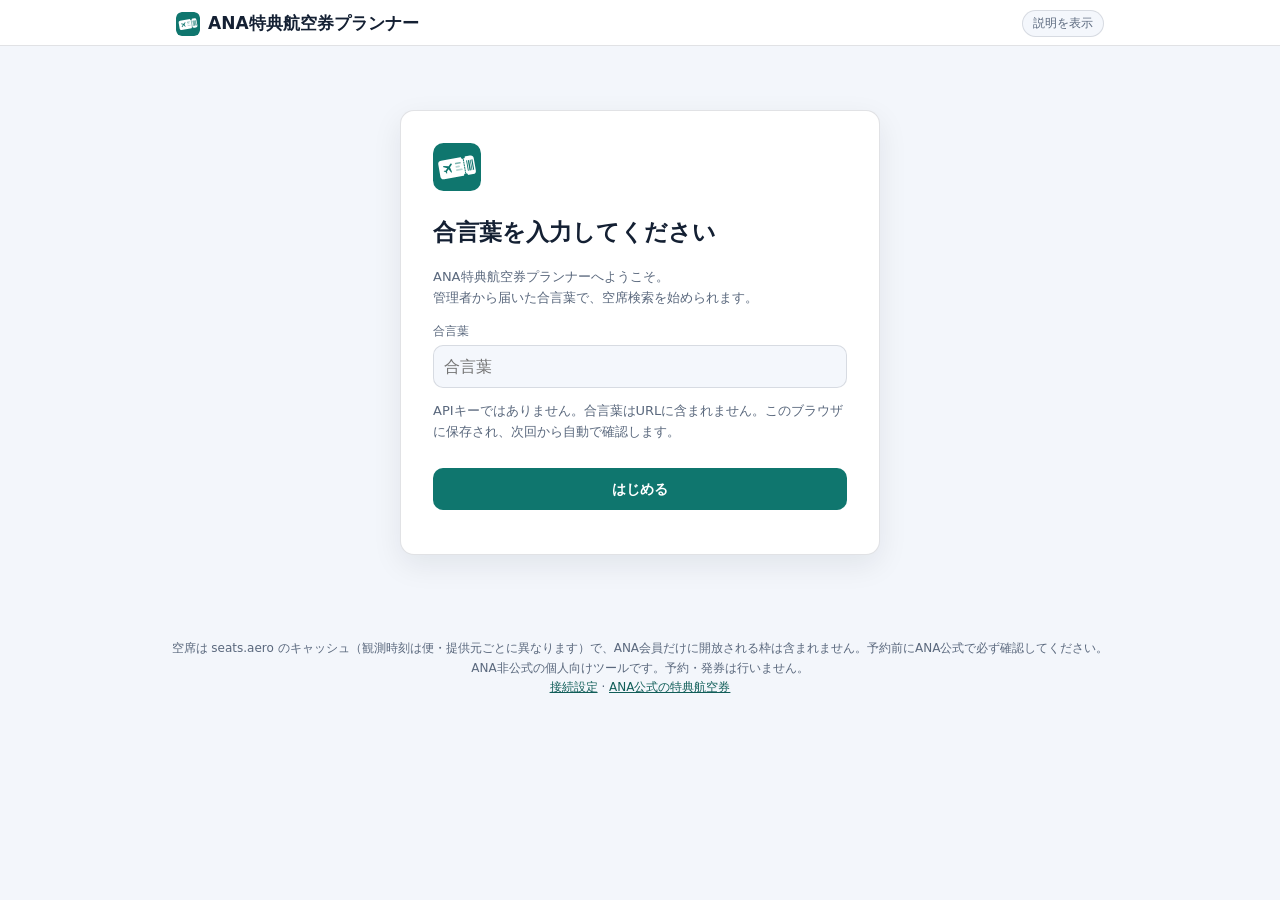
<file: index.html>
<!DOCTYPE html>
<html lang="ja">
<head>
  <meta charset="UTF-8">
  <meta name="viewport" content="width=device-width, initial-scale=1.0, viewport-fit=cover">
  <title>ANA特典航空券プランナー</title>
  <meta name="description" content="ANA特典航空券の候補を他社の空席観測から探す。提供元別の席数・観測時刻・探すコツを見ながらANA公式で照合。">
  <meta name="referrer" content="no-referrer">
  <meta name="theme-color" content="#0f766e">
  <link rel="manifest" href="manifest.webmanifest">
  <link rel="icon" href="icon.svg" type="image/svg+xml">
  <link rel="apple-touch-icon" href="icon.svg">
  <link rel="stylesheet" href="style.css?v=53">
</head>
<body>
  <header>
    <div class="hwrap">
      <div class="brand">
        <h1><img src="icon.svg" alt="" class="logo">ANA特典航空券プランナー</h1>
        <button class="helpbtn" id="helpToggle" type="button">説明を表示</button>
      </div>
      <nav class="tabs" id="tabs"></nav>
    </div>
  </header>
  <main id="app"></main>
  <footer>
    空席は seats.aero のキャッシュ（観測時刻は便・提供元ごとに異なります）で、ANA会員だけに開放される枠は含まれません。予約前にANA公式で必ず確認してください。<br>
    ANA非公式の個人向けツールです。予約・発券は行いません。<br><a href="#settings">接続設定</a> · <a href="https://www.ana.co.jp/ja/jp/guide/amc/award/" target="_blank" rel="noopener noreferrer">ANA公式の特典航空券</a>
  </footer>
  <script src="data.js?v=53"></script>
  <script src="holidays.js?v=53"></script>
  <script src="evidence.js?v=53"></script>
  <script src="app.js?v=53"></script>
</body>
</html>
</file>
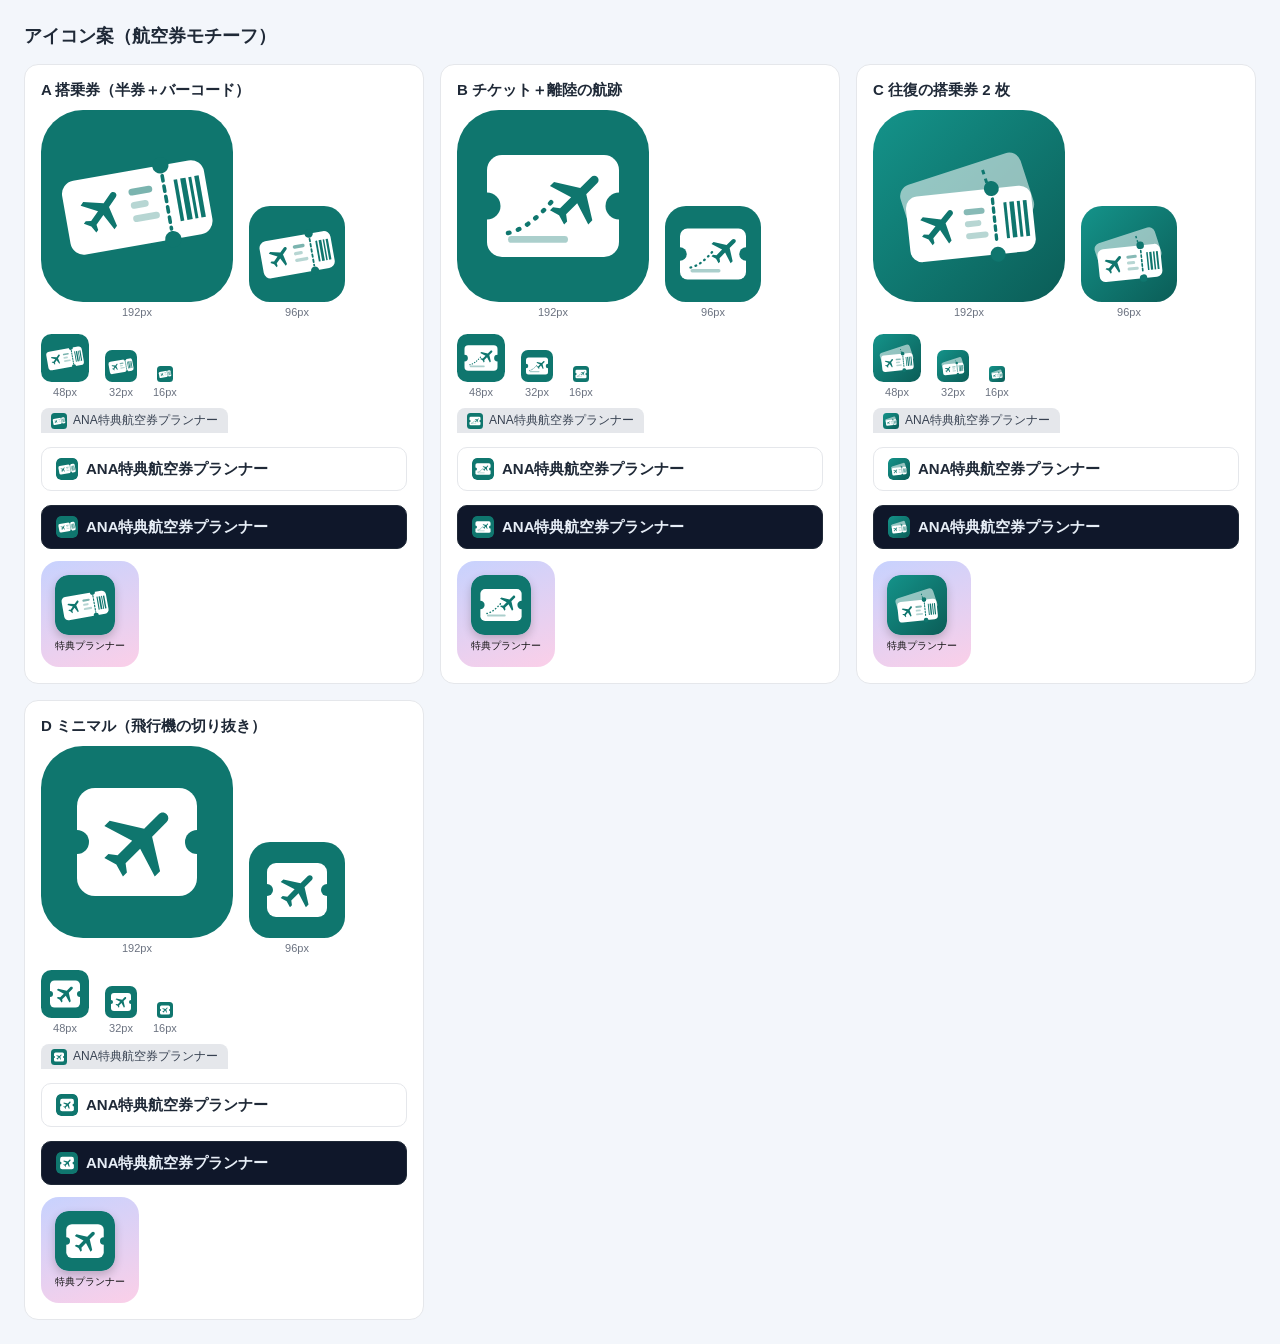
<file: icon-candidates/preview.html>
<!DOCTYPE html><html lang="ja"><head><meta charset="UTF-8"><meta name="viewport" content="width=device-width, initial-scale=1"><title>アイコン案</title>
<style>
body{font-family:-apple-system,"Hiragino Sans",sans-serif;margin:0;padding:24px;background:#f3f6fb;color:#1f2937}
h1{font-size:18px;margin:0 0 16px}
.grid{display:grid;grid-template-columns:repeat(auto-fit,minmax(300px,1fr));gap:16px}
.card{background:#fff;border:1px solid #e5e7eb;border-radius:14px;padding:16px}
.card h2{font-size:15px;margin:0 0 10px}
.sizes{display:flex;align-items:flex-end;gap:16px;flex-wrap:wrap}
.sizes div{text-align:center;font-size:11px;color:#6b7280}
.sizes img{display:block;margin:0 auto 4px}
.hdr{margin-top:14px;display:flex;align-items:center;gap:8px;padding:10px 14px;background:#fff;border:1px solid #e5e7eb;border-radius:10px;font-weight:700;font-size:15px}
.hdr img{width:22px;height:22px;border-radius:5px}
.dark{background:#0f172a;color:#e6edf6;border-color:#1f2937}
.tab{display:inline-flex;align-items:center;gap:6px;font-size:12px;background:#e5e7eb;padding:4px 10px;border-radius:8px 8px 0 0;color:#374151;margin-top:10px}
.tab img{width:16px;height:16px}
.phone{margin-top:12px;display:inline-block;background:linear-gradient(160deg,#c7d2fe,#fbcfe8);padding:14px;border-radius:18px}
.phone img{width:60px;height:60px;border-radius:14px;display:block;box-shadow:0 4px 10px rgba(0,0,0,.2)}
.phone div{font-size:10px;text-align:center;color:#111;margin-top:4px}
</style></head><body>
<h1>アイコン案（航空券モチーフ）</h1>
<div class="grid" id="g"></div>
<script>
const C=[['A 搭乗券（半券＋バーコード）','a-boarding-pass.svg'],['B チケット＋離陸の航跡','b-ticket-trail.svg'],['C 往復の搭乗券 2 枚','c-two-tickets.svg'],['D ミニマル（飛行機の切り抜き）','d-minimal-cutout.svg']];
document.getElementById('g').innerHTML=C.map(([n,f])=>`<div class="card"><h2>${n}</h2>
<div class="sizes">${[192,96,48,32,16].map(s=>`<div><img src="${f}" width="${s}" height="${s}">${s}px</div>`).join('')}</div>
<div class="tab"><img src="${f}"> ANA特典航空券プランナー</div>
<div class="hdr"><img src="${f}"> ANA特典航空券プランナー</div>
<div class="hdr dark"><img src="${f}"> ANA特典航空券プランナー</div>
<div class="phone"><img src="${f}"><div>特典プランナー</div></div></div>`).join('');
</script></body></html>
</file>
<file: style.css>
:root {
  color-scheme: light dark;
  --bg: #f3f6fb;
  --surface: #ffffff;
  --surface-soft: #f4f7fc;
  --border: rgba(15, 23, 42, 0.12);
  --text: #142033;
  --muted: #5a687d;
  --primary: #0f766e;
  --primary-strong: #115e59;
  --primary-soft: rgba(15, 118, 110, 0.12);
  --warn: #b45309;
  --warn-soft: rgba(180, 83, 9, 0.12);
  --danger: #b91c1c;
  --danger-soft: rgba(185, 28, 28, 0.10);
  --ok: #15803d;
  --ok-soft: rgba(21, 128, 61, 0.12);
  --shadow: 0 10px 30px rgba(15, 23, 42, 0.08);
  --r: 14px;
}
@media (prefers-color-scheme: dark) {
  :root {
    --bg: #0b1420; --surface: #121e2d; --surface-soft: #172536; --border: rgba(255,255,255,0.12);
    --text: #e6edf6; --muted: #9fb0c4; --primary: #2dd4bf; --primary-strong: #5eead4; --primary-soft: rgba(45,212,191,0.16);
    --warn: #fbbf24; --warn-soft: rgba(251,191,36,0.14); --danger: #f87171; --danger-soft: rgba(248,113,113,0.14);
    --ok: #4ade80; --ok-soft: rgba(74,222,128,0.14); --shadow: 0 10px 30px rgba(0,0,0,0.4);
  }
}
* { box-sizing: border-box; }
html, body { margin: 0; padding: 0; }
body { font-family: "Hiragino Sans", "Yu Gothic", "Noto Sans JP", system-ui, sans-serif; background: var(--bg); color: var(--text); font-size: 15px; line-height: 1.6; }
header { position: sticky; top: 0; z-index: 10; background: var(--surface); border-bottom: 1px solid var(--border); }
.hwrap { max-width: 960px; margin: 0 auto; padding: 10px 16px 0; }
.brand { display: flex; align-items: center; justify-content: space-between; gap: 12px; }
.brand h1 { font-size: 17px; margin: 0; display: flex; align-items: center; gap: 8px; } .brand h1 .logo { width: 24px; height: 24px; border-radius: 6px; }
.brand small { color: var(--muted); font-size: 12px; }
nav.tabs { display: flex; gap: 4px; overflow-x: auto; padding: 8px 0 0; scrollbar-width: none; }
nav.tabs::-webkit-scrollbar { display: none; }
nav.tabs button { flex: 0 0 auto; border: 0; background: transparent; color: var(--muted); padding: 8px 12px; border-radius: 10px 10px 0 0; font-size: 14px; cursor: pointer; border-bottom: 3px solid transparent; }
nav.tabs button.active { color: var(--primary); border-bottom-color: var(--primary); font-weight: 700; }
main { max-width: 960px; margin: 0 auto; padding: 16px; }
.card { background: var(--surface); border: 1px solid var(--border); border-radius: var(--r); padding: 16px; margin-bottom: 14px; box-shadow: var(--shadow); }
.card h2 { font-size: 16px; margin: 0 0 10px; }
.card h3 { font-size: 14px; margin: 14px 0 6px; color: var(--muted); }
.muted { color: var(--muted); font-size: 13px; }
.grid { display: grid; gap: 10px; grid-template-columns: repeat(auto-fit, minmax(150px, 1fr)); }
label.f { display: flex; flex-direction: column; gap: 4px; font-size: 12px; color: var(--muted); }
select, input[type=text], input[type=password], input[type=number], input[type=date], textarea { width: 100%; font: inherit; font-size: 14px; padding: 8px 10px; border: 1px solid var(--border); border-radius: 10px; background: var(--surface-soft); color: var(--text); }
textarea { min-height: 220px; font-family: ui-monospace, SFMono-Regular, Menlo, monospace; font-size: 12px; }
button.btn { font: inherit; font-size: 14px; padding: 9px 14px; border-radius: 10px; border: 1px solid var(--border); background: var(--surface-soft); color: var(--text); cursor: pointer; }
button.btn.primary { background: var(--primary); color: #fff; border-color: transparent; font-weight: 700; }
button.btn.small { padding: 5px 10px; font-size: 12px; }
.row { display: flex; gap: 8px; flex-wrap: wrap; align-items: center; }
.flow { display: flex; flex-wrap: wrap; gap: 6px; align-items: center; margin: 8px 0; }
.node { padding: 6px 10px; border-radius: 999px; background: var(--primary-soft); font-size: 13px; white-space: nowrap; }
.node.jp { background: var(--surface-soft); border: 1px solid var(--border); }
.node.dest { background: var(--primary); color: #fff; font-weight: 700; }
.node.stop { outline: 2px solid var(--warn); }
.arrow { color: var(--muted); }
.msg { padding: 8px 12px; border-radius: 10px; margin: 6px 0; font-size: 13px; border-left: 4px solid; }
.msg.err { background: var(--danger-soft); border-color: var(--danger); }
.msg.warn { background: var(--warn-soft); border-color: var(--warn); }
.msg.ok { background: var(--ok-soft); border-color: var(--ok); }
.msg.info { background: var(--primary-soft); border-color: var(--primary); }
.big { font-size: 28px; font-weight: 800; letter-spacing: -0.5px; }
.kpi { display: grid; grid-template-columns: repeat(auto-fit, minmax(140px, 1fr)); gap: 10px; }
.kpi .box { background: var(--surface-soft); border-radius: 12px; padding: 10px 12px; }
.kpi .box .l { font-size: 12px; color: var(--muted); }
table { width: 100%; border-collapse: collapse; font-size: 13px; }
th, td { text-align: left; padding: 7px 8px; border-bottom: 1px solid var(--border); vertical-align: top; }
th { color: var(--muted); font-weight: 600; font-size: 12px; }
.seg { border: 1px solid var(--border); border-radius: 12px; padding: 10px 12px; margin: 10px 0; background: var(--surface-soft); }
.seg .title { font-weight: 700; display: flex; justify-content: space-between; gap: 8px; flex-wrap: wrap; }
.cand { display: grid; grid-template-columns: 1fr auto; gap: 6px 10px; padding: 8px 0; border-top: 1px dashed var(--border); align-items: center; }
.cand:first-of-type { border-top: 0; }
.links a { display: inline-block; font-size: 12px; padding: 3px 8px; border-radius: 999px; background: var(--primary-soft); color: var(--primary-strong); text-decoration: none; margin: 2px 4px 2px 0; }
.status { font-size: 12px; padding: 4px 6px; border-radius: 8px; }
.status.s1 { background: var(--ok-soft); } .status.s2 { background: var(--warn-soft); } .status.s3 { background: var(--danger-soft); }
.chips { display: flex; flex-wrap: wrap; gap: 6px; }
.chip { font-size: 12px; padding: 4px 10px; border-radius: 999px; border: 1px solid var(--border); background: var(--surface-soft); cursor: pointer; }
.chip.on { background: var(--primary); color: #fff; border-color: transparent; }
pre.out { white-space: pre-wrap; background: var(--surface-soft); padding: 10px 12px; border-radius: 10px; font-size: 13px; }
ul.tips { padding-left: 18px; } ul.tips li { margin: 6px 0; }
.season { display: inline-block; font-size: 11px; padding: 1px 7px; border-radius: 999px; margin-left: 6px; vertical-align: middle; font-weight: 700; }
.season.L { background: var(--ok-soft); color: var(--ok); } .season.R { background: var(--surface-soft); color: var(--muted); border: 1px solid var(--border); } .season.H { background: var(--danger-soft); color: var(--danger); }
.cal .seasonline { font-size: 11px; color: var(--muted); margin-top: 4px; }
.prop { border: 1px solid var(--border); border-radius: 12px; padding: 12px 14px; margin: 10px 0; background: var(--surface-soft); }
.prop .ptitle { font-weight: 700; font-size: 15px; display: flex; justify-content: space-between; gap: 8px; flex-wrap: wrap; align-items: center; }
.prop .route { margin: 6px 0; font-size: 14px; }
.prop ul { margin: 6px 0 0; padding-left: 18px; font-size: 13px; } .prop li { margin: 3px 0; }
.badge { display: inline-block; font-size: 11px; padding: 2px 8px; border-radius: 999px; background: var(--primary-soft); color: var(--primary-strong); margin-right: 4px; }
.badge.ok { background: var(--ok-soft); color: var(--ok); } .badge.warn { background: var(--warn-soft); color: var(--warn); } .badge.bad { background: var(--danger-soft); color: var(--danger); }
/* help text hidden unless toggled */
.help { display: none; } body.showhelp .help { display: block; } body.showhelp p.help { display: block; }
.helpbtn { font: inherit; font-size: 12px; border: 1px solid var(--border); background: var(--surface-soft); color: var(--muted); border-radius: 999px; padding: 3px 10px; cursor: pointer; }
.helpbtn.on { background: var(--primary-soft); color: var(--primary-strong); border-color: transparent; }
/* status grid */
.status-grid { display: grid; grid-template-columns: repeat(auto-fit, minmax(170px, 1fr)); gap: 10px; }
.status-grid .box { background: var(--surface-soft); border-radius: 12px; padding: 10px 12px; } .status-grid .l { font-size: 12px; color: var(--muted); }
.status-grid .big { font-size: 24px; font-weight: 800; }
.mark { display: inline-block; width: 20px; height: 20px; line-height: 20px; text-align: center; border-radius: 50%; font-size: 12px; font-weight: 700; margin-right: 4px; }
.mark.ok { background: var(--ok-soft); color: var(--ok); } .mark.ng { background: var(--danger-soft); color: var(--danger); } .mark.na { background: var(--surface-soft); color: var(--muted); border: 1px solid var(--border); }
/* routes list */
.routes { display: flex; flex-direction: column; gap: 8px; }
.route { display: flex; justify-content: space-between; gap: 10px; align-items: flex-start; padding: 10px 12px; border: 1px solid var(--border); border-radius: 12px; background: var(--surface-soft); }
.route ul { margin: 4px 0 0; padding-left: 16px; font-size: 12px; color: var(--muted); }
/* summary table */
table.sum td, table.sum th { padding: 8px 8px; } table.sum tr.full td { background: var(--ok-soft); }
table.sum td:nth-child(2), table.sum td:nth-child(3) { white-space: nowrap; font-weight: 700; }
details summary { cursor: pointer; } details .sub { font-size: 12px; color: var(--muted); margin: 8px 0 2px; font-weight: 700; }
hr.thin { border: 0; border-top: 1px dashed var(--border); margin: 6px 0; }
/* flight legs */
.leg { font-size: 13px; margin: 3px 0; display: flex; flex-wrap: wrap; gap: 4px 8px; align-items: baseline; } .leg b { font-weight: 700; }
.leg .d { font-variant-numeric: tabular-nums; color: var(--muted); } .leg .d.sun, .leg .d.holiday { color: var(--danger); } .leg .d.sat { color: #1d4ed8; }
.leg .seat { font-size: 12px; padding: 1px 7px; border-radius: 999px; background: var(--primary-soft); color: var(--primary-strong); }
.leg .ac { font-size: 12px; color: var(--muted); } .leg .ac321 { color: var(--danger); font-weight: 700; }
.gap { font-size: 12px; color: var(--muted); margin: 2px 0 6px 2px; } .gap.stop { color: var(--warn); font-weight: 700; }
.progress { font-size: 12px; color: var(--muted); white-space: pre-wrap; max-height: 140px; overflow: auto; background: var(--surface-soft); border-radius: 8px; padding: 6px 10px; }
.callout { background: var(--warn-soft); border-left: 4px solid var(--warn); border-radius: 10px; padding: 8px 14px; font-size: 14px; }
.callout p { margin: 6px 0; }
/* calendar */
.datebtn { font: inherit; font-size: 14px; padding: 8px 10px; border: 1px solid var(--border); border-radius: 10px; background: var(--surface-soft); color: var(--text); cursor: pointer; min-width: 220px; text-align: left; }
.datebtn .wd { color: var(--muted); } .datebtn .wd.sun, .datebtn .wd.holiday { color: var(--danger); font-weight: 700; } .datebtn .wd.sat { color: #1d4ed8; }
.cal { display: inline-block; background: var(--surface); border: 1px solid var(--border); border-radius: 12px; padding: 10px; margin-top: 6px; box-shadow: var(--shadow); max-width: 100%; }
.cal .head { display: flex; justify-content: space-between; align-items: center; gap: 8px; margin-bottom: 6px; font-weight: 700; }
.cal .grid7 { display: grid; grid-template-columns: repeat(7, 38px); gap: 2px; }
.cal .wdh { text-align: center; font-size: 11px; color: var(--muted); padding: 2px 0; }
.cal .wdh.sun { color: var(--danger); } .cal .wdh.sat { color: #1d4ed8; }
.cal .day { height: 36px; border-radius: 8px; border: 1px solid transparent; background: var(--surface-soft); font: inherit; font-size: 13px; cursor: pointer; color: var(--text); position: relative; }
.cal .day.sun, .cal .day.holiday { color: var(--danger); background: var(--danger-soft); font-weight: 700; }
.cal .day.sat { color: #1d4ed8; background: rgba(29, 78, 216, 0.10); }
.cal .day.sel { border-color: var(--primary); box-shadow: inset 0 0 0 2px var(--primary); }
.cal .day.today::after { content: ''; position: absolute; bottom: 3px; left: 50%; width: 4px; height: 4px; margin-left: -2px; border-radius: 50%; background: var(--primary); }
.cal .day.pad { visibility: hidden; }
.cal .hol { font-size: 11px; color: var(--danger); margin-top: 6px; line-height: 1.5; }
.cal .legend { font-size: 11px; color: var(--muted); margin-top: 4px; }
@media (max-width: 420px) { .cal .grid7 { grid-template-columns: repeat(7, 1fr); } .cal { display: block; } }
footer { text-align: center; color: var(--muted); font-size: 12px; padding: 20px 16px 40px; }
.hide { display: none; }
@media (max-width: 600px) { .cand { grid-template-columns: 1fr; } .big { font-size: 24px; } }

table.sum td:last-child { white-space: nowrap; }
@media (max-width: 600px) { .status-grid .big { font-size: 20px; } }
.chks { gap: 6px 18px; } .chks label { font-size: 13px; display: inline-flex; align-items: center; gap: 6px; cursor: pointer; } .chks input { width: auto; margin: 0; }
.live-h { font-size: 15px; margin: 16px 0 6px; }
.leg .ext { font-size: 11px; color: var(--primary-strong); text-decoration: none; border: 1px solid var(--border); border-radius: 999px; padding: 0 7px; } .leg .ext:hover { background: var(--primary-soft); }

.usage { font-size: 12px; color: var(--muted); } .usage.warn { color: var(--danger); font-weight: 700; }
.leg .srcs { font-size: 11px; color: var(--muted); border: 1px dashed var(--border); border-radius: 999px; padding: 0 6px; } .leg .srcs.ok { color: var(--ok); border-color: var(--ok); } .leg .srcs.ng, .leg .srcs.nojal { color: var(--danger); border-color: var(--danger); } .leg .srcs.maybe { color: var(--warn); border-color: var(--warn); }
.jalnote.ok { color: var(--ok); } .jalnote.maybe { color: var(--warn); } .jalnote.ng { color: var(--danger); }
.leg .age { font-size: 11px; color: var(--muted); } .leg .age.mid { color: var(--warn); } .leg .age.old { color: var(--danger); font-weight: 700; }
/* flight tables */
table.legs { width: 100%; border-collapse: collapse; font-size: 13px; margin: 4px 0 2px; }
table.legs th { font-size: 11px; color: var(--muted); font-weight: 600; text-align: left; padding: 4px 6px; border-bottom: 1px solid var(--border); white-space: nowrap; }
table.legs td { padding: 6px 6px; vertical-align: top; border-bottom: 1px solid var(--border); }
table.legs td.d { white-space: nowrap; font-variant-numeric: tabular-nums; color: var(--muted); } table.legs td.d.sun, table.legs td.d.holiday { color: var(--danger); } table.legs td.d.sat { color: #1d4ed8; }
table.legs td.fn { font-weight: 700; white-space: nowrap; }
table.legs .t { font-weight: 700; font-variant-numeric: tabular-nums; } table.legs .ap { color: var(--muted); font-size: 12px; }
table.legs td.seat { white-space: nowrap; } table.legs .seat span { font-size: 12px; padding: 1px 7px; border-radius: 999px; background: var(--primary-soft); color: var(--primary-strong); }
table.legs td.ac { font-size: 12px; color: var(--muted); white-space: nowrap; } table.legs .ac321 { color: var(--danger); font-weight: 700; }
table.legs .srcs { font-size: 11px; color: var(--muted); border: 1px dashed var(--border); border-radius: 999px; padding: 0 6px; white-space: nowrap; display: inline-block; margin: 1px 0; }
table.legs .srcs.ok { color: var(--ok); border-color: var(--ok); } table.legs .srcs.ng { color: var(--danger); border-color: var(--danger); } table.legs .srcs.maybe { color: var(--warn); border-color: var(--warn); }
table.legs .age { font-size: 11px; color: var(--muted); white-space: nowrap; } table.legs .age.mid { color: var(--warn); } table.legs .age.old { color: var(--danger); font-weight: 700; }
table.legs .ext { font-size: 11px; color: var(--primary-strong); text-decoration: none; border: 1px solid var(--border); border-radius: 999px; padding: 0 7px; white-space: nowrap; } table.legs .ext:hover { background: var(--primary-soft); }
table.legs tr.combo-start td { border-top: 2px solid var(--border); }
table.legs tr.gaprow td { font-size: 12px; color: var(--muted); padding: 2px 6px 8px; } table.legs tr.gaprow td.stop { color: var(--warn); font-weight: 700; }

table.legs tr.inputrow td { color: var(--text); background: var(--surface-soft); font-size: 12px; }
.fuelest { color: var(--warn); font-weight: 700; } .fuelest.zero { color: var(--ok); }
/* result groups: clear separation by cabin */
.grp { margin: 18px 0 0; border: 2px solid var(--border); border-radius: 14px; overflow: hidden; background: var(--surface); }
.grp-head { display: flex; align-items: center; gap: 10px; flex-wrap: wrap; padding: 10px 14px; border-bottom: 2px solid var(--border); font-size: 14px; }
.grp-body { padding: 10px 14px 12px; }
.cab-badge { font-weight: 800; font-size: 15px; padding: 3px 12px; border-radius: 999px; color: #fff; letter-spacing: .02em; }
.al-badge { font-weight: 700; color: var(--text); }
.grp-note { font-size: 12px; color: var(--muted); }
.grp.cab-c { border-color: #1d4ed8; } .grp.cab-c .grp-head { background: rgba(29, 78, 216, 0.10); border-bottom-color: #1d4ed8; } .grp.cab-c .cab-badge { background: #1d4ed8; }
.grp.cab-f { border-color: #7c3aed; } .grp.cab-f .grp-head { background: rgba(124, 58, 237, 0.10); border-bottom-color: #7c3aed; } .grp.cab-f .cab-badge { background: #7c3aed; }
.grp.cab-py { border-color: #0e7490; } .grp.cab-py .grp-head { background: rgba(14, 116, 144, 0.10); border-bottom-color: #0e7490; } .grp.cab-py .cab-badge { background: #0e7490; }
.grp.cab-y { border-color: #15803d; } .grp.cab-y .grp-head { background: rgba(21, 128, 61, 0.10); border-bottom-color: #15803d; } .grp.cab-y .cab-badge { background: #15803d; }
.grp.al-ow { border-style: dashed; } .grp.al-ow .al-badge::before { content: "参考 "; color: var(--muted); font-weight: 400; }
.grade { font-weight: 700; } .grade.ga { color: var(--ok); } .grade.gb { color: var(--warn); } .grade.gc { color: var(--danger); }
/* outbound / return blocks inside each carrier's candidates */
.sidebox { margin: 10px 0 4px; border-left: 5px solid var(--border); border-radius: 6px; padding: 6px 0 6px 12px; background: var(--surface-soft); }
.sidehead { font-weight: 800; font-size: 14px; margin-bottom: 4px; display: flex; align-items: baseline; gap: 8px; } .sidehead span { font-weight: 400; font-size: 12px; color: var(--muted); }
.sidebox.out { border-left-color: var(--primary); } .sidebox.out .sidehead { color: var(--primary-strong); }
.sidebox.ret { border-left-color: #c2410c; } .sidebox.ret .sidehead { color: #c2410c; }
/* tint the 往路 / 復路 columns of the summary table the same way */
table.sum th:nth-child(2), table.sum td:nth-child(2) { background: rgba(15, 118, 110, 0.06); }
table.sum th:nth-child(3), table.sum td:nth-child(3) { background: rgba(194, 65, 12, 0.06); }
table.sum tr.full td:nth-child(2) { background: rgba(15, 118, 110, 0.14); } table.sum tr.full td:nth-child(3) { background: rgba(194, 65, 12, 0.14); }

.intro { padding: 22px 2px 26px; }
.eyebrow { color: var(--primary); font-size: 11px; letter-spacing: 2px; font-weight: 700; }
.intro h2 { font-size: clamp(25px, 5vw, 36px); letter-spacing: -.04em; margin: 8px 0; }
.intro p { color: var(--muted); margin: 6px 0 20px; }
.steps { display: flex; gap: 10px 24px; flex-wrap: wrap; font-size: 12px; color: var(--primary-strong); }
.welcome { display: flex; align-items: center; justify-content: space-between; gap: 16px; border-color: var(--primary); }
.welcome p { margin: 0; }
button:disabled { cursor: not-allowed; opacity: .5; }
:focus-visible { outline: 3px solid var(--primary); outline-offset: 3px; }
summary { cursor: pointer; }
#connectionForm { max-width: 620px; }
footer a { color: var(--primary-strong); }
@media(max-width: 560px) { .welcome { align-items: stretch; flex-direction: column; } .brand h1 { font-size: 14px; } .helpbtn { flex-shrink: 0; } }

.login-card { max-width: 480px; margin: 48px auto; padding: 32px; }
.login-card h2 { font-size: 23px; margin: 16px 0; }
.login-icon { width: 48px; height: 48px; }
.login-card .primary { width: 100%; margin: 12px 0; }
.login-card input { font-size: 16px; }
@media(max-width:560px) { .login-card { margin: 20px auto; padding: 24px; } }

.option-help { margin: 14px 0; padding: 14px 16px; background: var(--surface-soft); border-radius: 10px; }
.option-help h3 { margin-top: 0; }
.option-help dt { font-size: 13px; font-weight: 700; margin-top: 12px; }
.option-help dd { margin: 4px 0 0; color: var(--muted); font-size: 13px; line-height: 1.8; }
/* ===== スマホ幅（700px 以下）: 表をカードに組み替える ===== */
@media (max-width: 700px) {
  /* 集計表: 1 社 = 1 枚のカード */
  table.sum, table.sum tbody, table.sum tr, table.sum td { display: block; width: 100%; box-sizing: border-box; }
  table.sum thead { display: none; }
  table.sum tr { border: 1px solid var(--border); border-radius: 12px; margin: 8px 0; padding: 8px 12px; background: var(--surface); }
  table.sum tr.full { border-color: var(--ok); }
  table.sum td { border: 0; padding: 3px 0; background: transparent !important; white-space: normal; font-weight: 400; }
  table.sum td:nth-child(1) { font-weight: 700; font-size: 15px; padding-bottom: 6px; border-bottom: 1px dashed var(--border); margin-bottom: 4px; }
  table.sum td:nth-child(2)::before { content: "往路　"; color: var(--primary-strong); font-weight: 700; font-size: 12px; }
  table.sum td:nth-child(3)::before { content: "復路　"; color: #c2410c; font-weight: 700; font-size: 12px; }
  table.sum td:nth-child(4)::before { content: "マイル　"; color: var(--muted); font-size: 12px; }
  table.sum td:nth-child(5)::before { content: "燃油　"; color: var(--muted); font-size: 12px; }
  table.sum td:nth-child(2), table.sum td:nth-child(3) { font-weight: 700; }
  table.sum td:nth-child(2) .jalnote, table.sum td:nth-child(3) .jalnote, table.sum td:nth-child(2) .grade, table.sum td:nth-child(3) .grade { display: block; margin: 0 0 2px 3.2em; font-weight: 400; }
  table.sum td:nth-child(6) { padding-top: 6px; } table.sum td:nth-child(6):empty { display: none; }
  table.sum td:nth-child(6) a { display: inline-block; border: 1px solid var(--border); border-radius: 999px; padding: 2px 12px; text-decoration: none; }
  /* 便の表: 1 便 = 1 枚のカード（日付・便名 / 出発 → 到着 / 残席・機材 / 在庫 / 最終確認・リンク） */
  table.legs, table.legs tbody { display: block; width: 100%; }
  table.legs thead { display: none; }
  table.legs tr { display: grid; grid-template-columns: 1fr 1fr; gap: 2px 10px; padding: 8px 10px; border-bottom: 1px solid var(--border); align-items: baseline; }
  table.legs td { display: block; border: 0; padding: 0; white-space: normal; }
  table.legs td.d { grid-column: 1; font-size: 12px; }
  table.legs td.fn { grid-column: 2; text-align: right; font-size: 15px; }
  table.legs td:nth-child(3) { grid-column: 1; } table.legs td:nth-child(4) { grid-column: 2; }
  table.legs td:nth-child(3) .t, table.legs td:nth-child(4) .t { font-size: 16px; }
  table.legs td:nth-child(4)::before { content: "→ "; color: var(--muted); }
  table.legs td.seat { grid-column: 1; } table.legs td.ac { grid-column: 2; text-align: right; }
  table.legs td:nth-child(7) { grid-column: 1 / -1; } table.legs td:nth-child(7) .srcs { white-space: normal; display: inline-block; }
  table.legs td:nth-child(8) { grid-column: 1; } table.legs td:nth-child(9) { grid-column: 2; text-align: right; }
  table.legs tr.combo-start { border-top: 3px solid var(--border); margin-top: 6px; }
  table.legs tr.gaprow, table.legs tr.inputrow { display: block; padding: 6px 10px; }
  table.legs tr.gaprow td, table.legs tr.inputrow td { display: block; }
  table.legs tr.inputrow td { line-height: 1.6; }
  /* そのほか */
  .sidebox { padding-left: 8px; }
  .grp-body { padding: 8px 8px 10px; } .grp-head { padding: 8px 10px; }
  .chks { flex-direction: column; align-items: flex-start; gap: 6px; }
  .usage { display: block; width: 100%; margin-top: 4px; }
  .card { padding: 12px; }
  .progress { max-height: 100px; }
}

/* Evidence stays legible alongside the booking-search hints. */
table.legs .srcs { white-space: normal; max-width: 200px; }
.evidence { font-size: 11px; margin-top: 5px; line-height: 1.6; }
.evidence summary { cursor: pointer; color: var(--primary-strong); }
.candidate-comment { border-left: 3px solid var(--primary); padding: 7px 10px; line-height: 1.7; color: var(--text); background: var(--surface-soft); }
.search-guide summary { cursor: pointer; color: var(--primary-strong); }
.search-guide ol { padding-left: 24px; line-height: 1.8; }
.search-guide li { margin: 10px 0; }
.search-guide p { line-height: 1.7; }
.source-links { font-size: 12px; }
table.sum td .grade { white-space: normal; max-width: 260px; }
</file>
